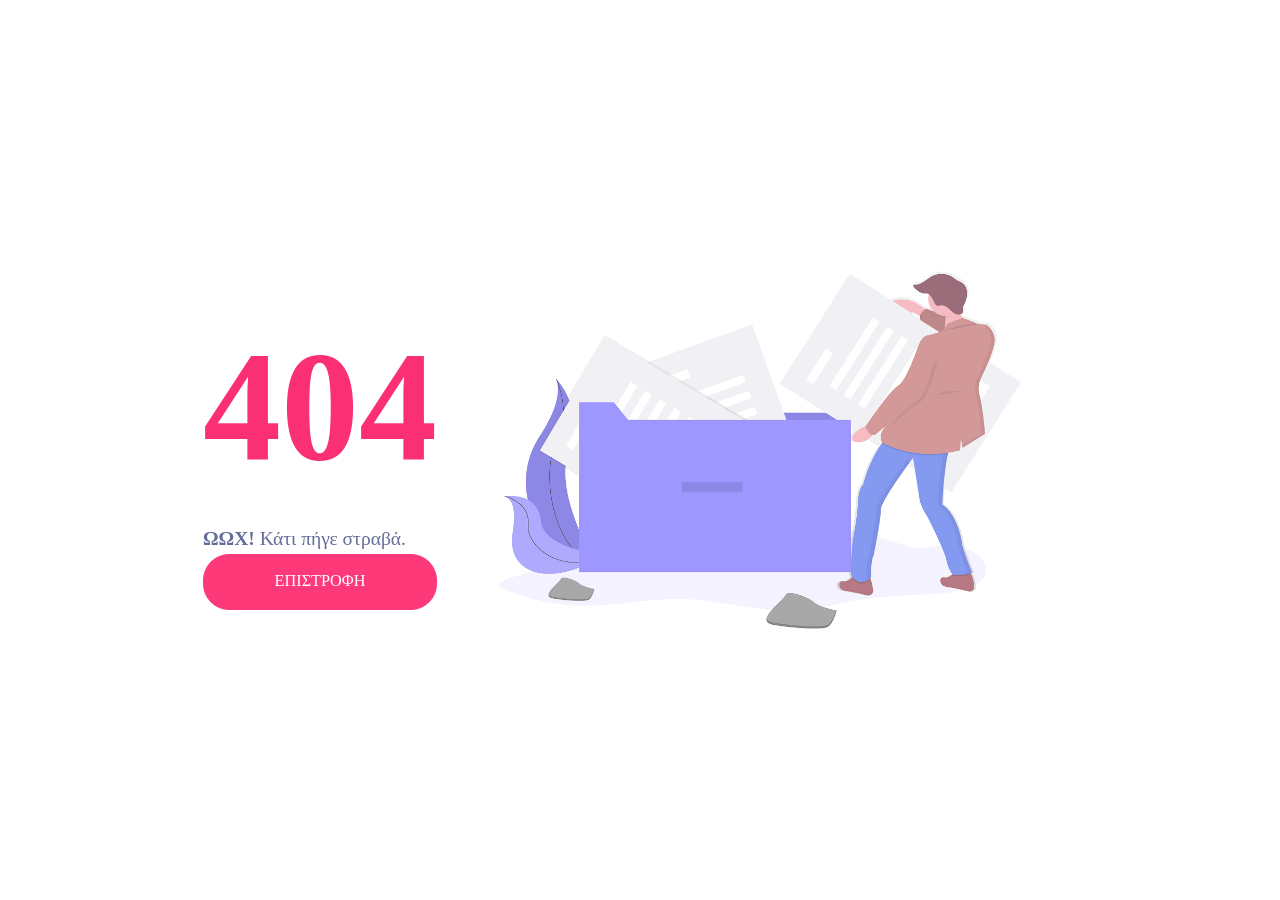
<file: custom/error/404-v1.html>
<!DOCTYPE html>

<!--
Theme: Keen - The Ultimate Bootstrap Admin Theme
Author: KeenThemes
Website: http://www.keenthemes.com/
Contact: support@keenthemes.com
Follow: www.twitter.com/keenthemes
Dribbble: www.dribbble.com/keenthemes
Like: www.facebook.com/keenthemes
License: You must have a valid license purchased only from https://themes.getbootstrap.com/product/keen-the-ultimate-bootstrap-admin-theme/ in order to legally use the theme for your project.
-->
<html lang="en">

	<!-- begin::Head -->
	<head>
		<base href="../../">
		<meta charset="utf-8" />
		<title>Keen | 404 - Page not Found - v1</title>
		<meta name="description" content="Page not found page examples">
		<meta name="viewport" content="width=device-width, initial-scale=1, shrink-to-fit=no">
		<meta http-equiv="X-UA-Compatible" content="IE=edge" />

		<!--begin::Fonts -->
		<link rel="stylesheet" href="https://fonts.googleapis.com/css?family=Poppins:300,400,500,600,700">

		<!--end::Fonts -->

		<!--begin::Page Custom Styles(used by this page) -->
		<link href="assets/css/pages/error/404-v1.css" rel="stylesheet" type="text/css" />
		


		<!--end::Page Custom Styles -->

		<!--begin::Global Theme Styles(used by all pages) -->
		<link href="assets/plugins/global/plugins.bundle.css" rel="stylesheet" type="text/css" />
		<link href="assets/css/style.bundle.css" rel="stylesheet" type="text/css" />

		<!--end::Global Theme Styles -->

		<!--begin::Layout Skins(used by all pages) -->
		<link href="assets/css/skins/header/base/light.css" rel="stylesheet" type="text/css" />
		<link href="assets/css/skins/header/menu/light.css" rel="stylesheet" type="text/css" />
		<link href="assets/css/skins/brand/navy.css" rel="stylesheet" type="text/css" />
		<link href="assets/css/skins/aside/navy.css" rel="stylesheet" type="text/css" />

		<!--end::Layout Skins -->
		<link rel="shortcut icon" href="assets/media/logos/favicon.ico" />
	</head>

	<!-- end::Head -->

	<!-- begin::Body -->
	<body class="kt-bg-light kt-quick-panel--right kt-demo-panel--right kt-offcanvas-panel--right kt-header--fixed kt-header-mobile--fixed kt-subheader--enabled kt-subheader--transparent kt-aside--enabled kt-aside--fixed kt-page--loading">

		<!-- begin:: Page -->
		<div class="kt-grid kt-grid--ver kt-grid--root">
			<div class="kt-error404-v1">
				<div class="kt-error404-v1__content">
					<div class="kt-error404-v1__title">404</div>
					<div class="kt-error404-v1__desc"><strong>ΩΩΧ!</strong> Κάτι πήγε στραβά.</div>
					<a href="index.html" class="btn btn-pill btn-danger btn-lg text-white ">ΕΠΙΣΤΡΟΦΗ</a>
				</div>
				<div class="kt-error404-v1__image">
					<img src="assets/media/misc/404-bg1.jpg" class="kt-error404-v1__image-content" alt="" title="" />
				</div>
			</div>
		</div>

		<!-- end:: Page -->

		<!-- begin::Global Config(global config for global JS sciprts) -->
		<script>
			var KTAppOptions = {
				"colors": {
					"state": {
						"brand": "#10ac84",
						"metal": "#c4c5d6",
						"light": "#ffffff",
						"accent": "#00c5dc",
						"primary": "#5867dd",
						"success": "#34bfa3",
						"info": "#36a3f7",
						"warning": "#ffb822",
						"danger": "#fd3995",
						"focus": "#9816f4"
					},
					"base": {
						"label": [
							"#c5cbe3",
							"#a1a8c3",
							"#3d4465",
							"#3e4466"
						],
						"shape": [
							"#f0f3ff",
							"#d9dffa",
							"#afb4d4",
							"#646c9a"
						]
					}
				}
			};
		</script>

		<!-- end::Global Config -->

		<!--begin::Global Theme Bundle(used by all pages) -->
		<script src="assets/plugins/global/plugins.bundle.js" type="text/javascript"></script>
		<script src="assets/js/scripts.bundle.js" type="text/javascript"></script>

		<!--end::Global Theme Bundle -->
	</body>

	<!-- end::Body -->
</html>
</file>
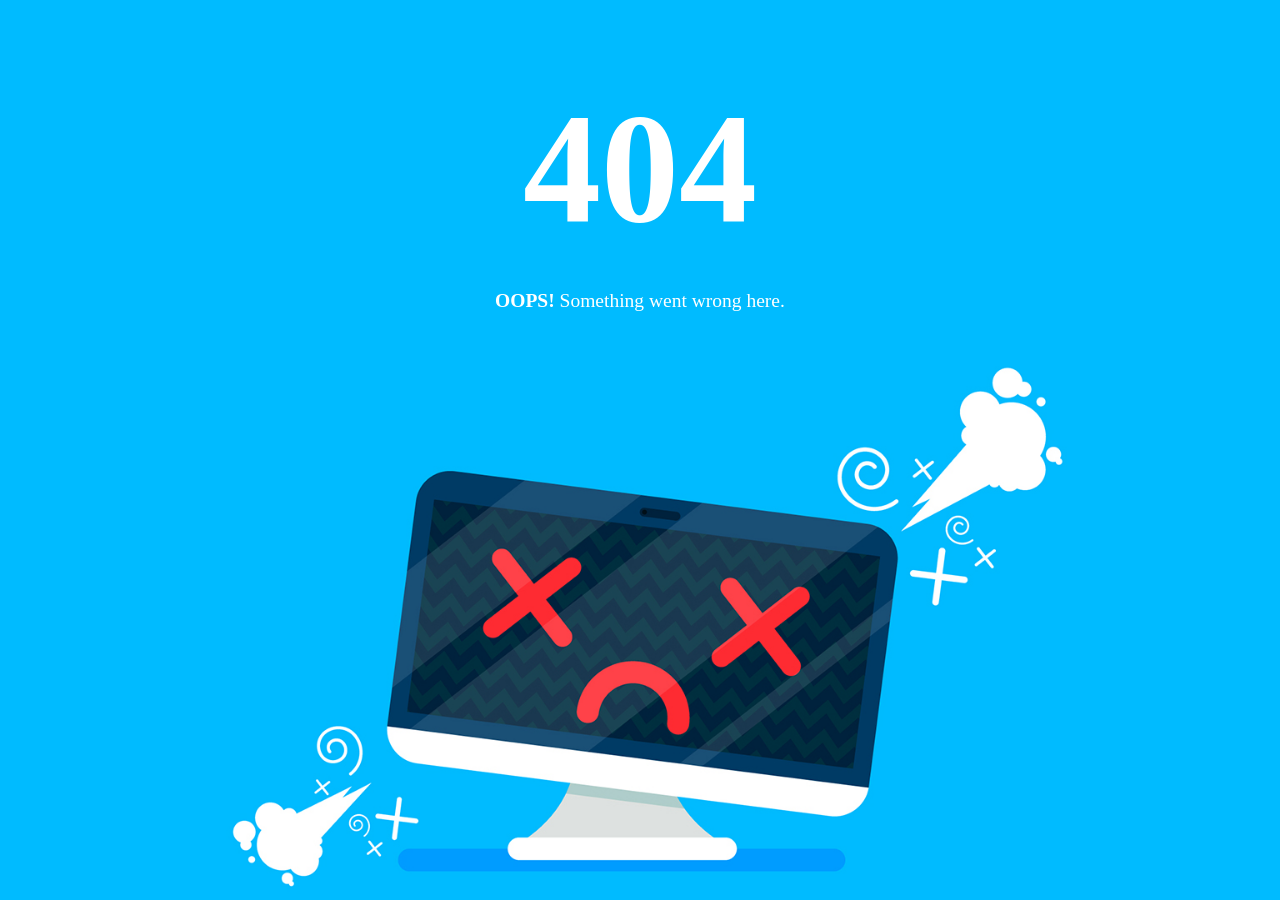
<file: custom/error/404-v2.html>
<!DOCTYPE html>

<!--
Theme: Keen - The Ultimate Bootstrap Admin Theme
Author: KeenThemes
Website: http://www.keenthemes.com/
Contact: support@keenthemes.com
Follow: www.twitter.com/keenthemes
Dribbble: www.dribbble.com/keenthemes
Like: www.facebook.com/keenthemes
License: You must have a valid license purchased only from https://themes.getbootstrap.com/product/keen-the-ultimate-bootstrap-admin-theme/ in order to legally use the theme for your project.
-->
<html lang="en">

	<!-- begin::Head -->
	<head>
		<base href="../../">
		<meta charset="utf-8" />
		<title>Keen | 404 - Page not Found - v2</title>
		<meta name="description" content="Page not found page examples">
		<meta name="viewport" content="width=device-width, initial-scale=1, shrink-to-fit=no">
		<meta http-equiv="X-UA-Compatible" content="IE=edge" />

		<!--begin::Fonts -->
		<link rel="stylesheet" href="https://fonts.googleapis.com/css?family=Poppins:300,400,500,600,700">

		<!--end::Fonts -->

		<!--begin::Page Custom Styles(used by this page) -->
		<link href="assets/css/pages/error/404-v2.css" rel="stylesheet" type="text/css" />

		<!--end::Page Custom Styles -->

		<!--begin::Global Theme Styles(used by all pages) -->
		<link href="assets/plugins/global/plugins.bundle.css" rel="stylesheet" type="text/css" />
		<link href="assets/css/style.bundle.css" rel="stylesheet" type="text/css" />

		<!--end::Global Theme Styles -->

		<!--begin::Layout Skins(used by all pages) -->
		<link href="assets/css/skins/header/base/light.css" rel="stylesheet" type="text/css" />
		<link href="assets/css/skins/header/menu/light.css" rel="stylesheet" type="text/css" />
		<link href="assets/css/skins/brand/navy.css" rel="stylesheet" type="text/css" />
		<link href="assets/css/skins/aside/navy.css" rel="stylesheet" type="text/css" />

		<!--end::Layout Skins -->
		<link rel="shortcut icon" href="assets/media/logos/favicon.ico" />
	</head>

	<!-- end::Head -->

	<!-- begin::Body -->
	<body class="kt-bg-error404-v2 kt-error404-v2--enabled kt-quick-panel--right kt-demo-panel--right kt-offcanvas-panel--right kt-header--fixed kt-header-mobile--fixed kt-subheader--enabled kt-subheader--transparent kt-aside--enabled kt-aside--fixed kt-page--loading">

		<!-- begin:: Page -->
		<div class="kt-grid kt-grid--ver kt-grid--root">
			<div class="kt-error404-v2">
				<div class="kt-error404-v2__content">
					<div class="kt-error404-v2__title">404</div>
					<div class="kt-error404-v2__desc"><strong>OOPS!</strong> Something went wrong here.</div>
				</div>
			</div>
		</div>

		<!-- end:: Page -->

		<!-- begin::Global Config(global config for global JS sciprts) -->
		<script>
			var KTAppOptions = {
				"colors": {
					"state": {
						"brand": "#10ac84",
						"metal": "#c4c5d6",
						"light": "#ffffff",
						"accent": "#00c5dc",
						"primary": "#5867dd",
						"success": "#34bfa3",
						"info": "#36a3f7",
						"warning": "#ffb822",
						"danger": "#fd3995",
						"focus": "#9816f4"
					},
					"base": {
						"label": [
							"#c5cbe3",
							"#a1a8c3",
							"#3d4465",
							"#3e4466"
						],
						"shape": [
							"#f0f3ff",
							"#d9dffa",
							"#afb4d4",
							"#646c9a"
						]
					}
				}
			};
		</script>

		<!-- end::Global Config -->

		<!--begin::Global Theme Bundle(used by all pages) -->
		<script src="assets/plugins/global/plugins.bundle.js" type="text/javascript"></script>
		<script src="assets/js/scripts.bundle.js" type="text/javascript"></script>

		<!--end::Global Theme Bundle -->
	</body>

	<!-- end::Body -->
</html>
</file>
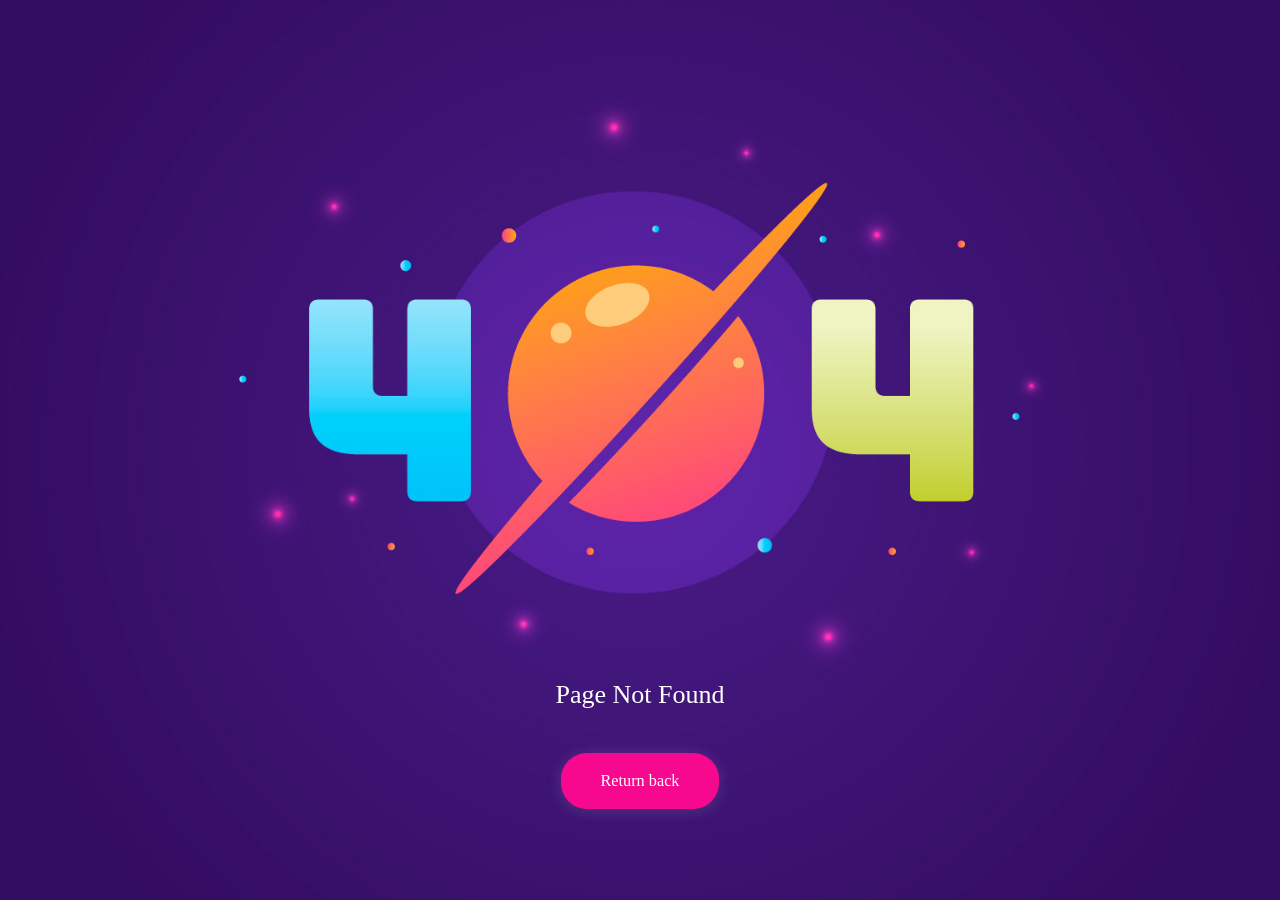
<file: custom/error/404-v3.html>
<!DOCTYPE html>

<!--
Theme: Keen - The Ultimate Bootstrap Admin Theme
Author: KeenThemes
Website: http://www.keenthemes.com/
Contact: support@keenthemes.com
Follow: www.twitter.com/keenthemes
Dribbble: www.dribbble.com/keenthemes
Like: www.facebook.com/keenthemes
License: You must have a valid license purchased only from https://themes.getbootstrap.com/product/keen-the-ultimate-bootstrap-admin-theme/ in order to legally use the theme for your project.
-->
<html lang="en">

	<!-- begin::Head -->
	<head>
		<base href="../../">
		<meta charset="utf-8" />
		<title>Keen | 404 - Page not Found - v3</title>
		<meta name="description" content="Page not found page examples">
		<meta name="viewport" content="width=device-width, initial-scale=1, shrink-to-fit=no">
		<meta http-equiv="X-UA-Compatible" content="IE=edge" />

		<!--begin::Fonts -->
		<link rel="stylesheet" href="https://fonts.googleapis.com/css?family=Poppins:300,400,500,600,700">

		<!--end::Fonts -->

		<!--begin::Page Custom Styles(used by this page) -->
		<link href="assets/css/pages/error/404-v3.css" rel="stylesheet" type="text/css" />

		<!--end::Page Custom Styles -->

		<!--begin::Global Theme Styles(used by all pages) -->
		<link href="assets/plugins/global/plugins.bundle.css" rel="stylesheet" type="text/css" />
		<link href="assets/css/style.bundle.css" rel="stylesheet" type="text/css" />

		<!--end::Global Theme Styles -->

		<!--begin::Layout Skins(used by all pages) -->
		<link href="assets/css/skins/header/base/light.css" rel="stylesheet" type="text/css" />
		<link href="assets/css/skins/header/menu/light.css" rel="stylesheet" type="text/css" />
		<link href="assets/css/skins/brand/navy.css" rel="stylesheet" type="text/css" />
		<link href="assets/css/skins/aside/navy.css" rel="stylesheet" type="text/css" />

		<!--end::Layout Skins -->
		<link rel="shortcut icon" href="assets/media/logos/favicon.ico" />
	</head>

	<!-- end::Head -->

	<!-- begin::Body -->
	<body class="kt-bg-error404-v3 kt-error404-v3--enabled kt-quick-panel--right kt-demo-panel--right kt-offcanvas-panel--right kt-header--fixed kt-header-mobile--fixed kt-subheader--enabled kt-subheader--transparent kt-aside--enabled kt-aside--fixed kt-page--loading">

		<!-- begin:: Page -->
		<div class="kt-grid kt-grid--ver kt-grid--root">
			<div class="kt-error404-v3">
				<div class="kt-error404-v3__content">
					<div class="kt-error404-v3__title">Page Not Found</div>
					<a class="kt-error404-v3__button btn btn-pill btn-glow btn-lg btn-widest">Return back</a>
				</div>
			</div>
		</div>

		<!-- end:: Page -->

		<!-- begin::Global Config(global config for global JS sciprts) -->
		<script>
			var KTAppOptions = {
				"colors": {
					"state": {
						"brand": "#10ac84",
						"metal": "#c4c5d6",
						"light": "#ffffff",
						"accent": "#00c5dc",
						"primary": "#5867dd",
						"success": "#34bfa3",
						"info": "#36a3f7",
						"warning": "#ffb822",
						"danger": "#fd3995",
						"focus": "#9816f4"
					},
					"base": {
						"label": [
							"#c5cbe3",
							"#a1a8c3",
							"#3d4465",
							"#3e4466"
						],
						"shape": [
							"#f0f3ff",
							"#d9dffa",
							"#afb4d4",
							"#646c9a"
						]
					}
				}
			};
		</script>

		<!-- end::Global Config -->

		<!--begin::Global Theme Bundle(used by all pages) -->
		<script src="assets/plugins/global/plugins.bundle.js" type="text/javascript"></script>
		<script src="assets/js/scripts.bundle.js" type="text/javascript"></script>

		<!--end::Global Theme Bundle -->
	</body>

	<!-- end::Body -->
</html>
</file>
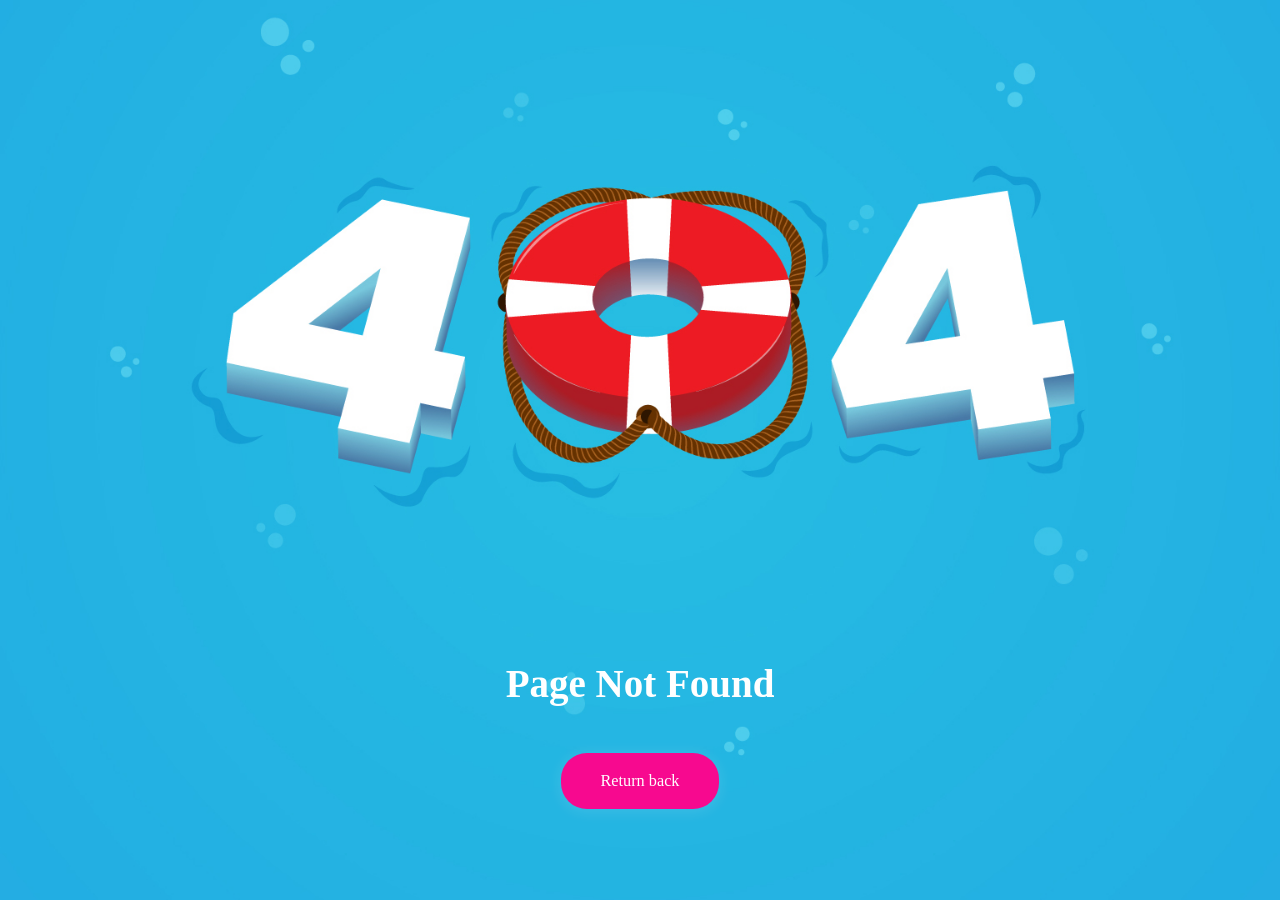
<file: custom/error/404-v4.html>
<!DOCTYPE html>

<!--
Theme: Keen - The Ultimate Bootstrap Admin Theme
Author: KeenThemes
Website: http://www.keenthemes.com/
Contact: support@keenthemes.com
Follow: www.twitter.com/keenthemes
Dribbble: www.dribbble.com/keenthemes
Like: www.facebook.com/keenthemes
License: You must have a valid license purchased only from https://themes.getbootstrap.com/product/keen-the-ultimate-bootstrap-admin-theme/ in order to legally use the theme for your project.
-->
<html lang="en">

	<!-- begin::Head -->
	<head>
		<base href="../../">
		<meta charset="utf-8" />
		<title>Keen | 404 - Page not Found - v4</title>
		<meta name="description" content="Page not found page examples">
		<meta name="viewport" content="width=device-width, initial-scale=1, shrink-to-fit=no">
		<meta http-equiv="X-UA-Compatible" content="IE=edge" />

		<!--begin::Fonts -->
		<link rel="stylesheet" href="https://fonts.googleapis.com/css?family=Poppins:300,400,500,600,700">

		<!--end::Fonts -->

		<!--begin::Page Custom Styles(used by this page) -->
		<link href="assets/css/pages/error/404-v4.css" rel="stylesheet" type="text/css" />

		<!--end::Page Custom Styles -->

		<!--begin::Global Theme Styles(used by all pages) -->
		<link href="assets/plugins/global/plugins.bundle.css" rel="stylesheet" type="text/css" />
		<link href="assets/css/style.bundle.css" rel="stylesheet" type="text/css" />

		<!--end::Global Theme Styles -->

		<!--begin::Layout Skins(used by all pages) -->
		<link href="assets/css/skins/header/base/light.css" rel="stylesheet" type="text/css" />
		<link href="assets/css/skins/header/menu/light.css" rel="stylesheet" type="text/css" />
		<link href="assets/css/skins/brand/navy.css" rel="stylesheet" type="text/css" />
		<link href="assets/css/skins/aside/navy.css" rel="stylesheet" type="text/css" />

		<!--end::Layout Skins -->
		<link rel="shortcut icon" href="assets/media/logos/favicon.ico" />
	</head>

	<!-- end::Head -->

	<!-- begin::Body -->
	<body class="kt-bg-error404-v4 kt-error404-v4--enabled kt-quick-panel--right kt-demo-panel--right kt-offcanvas-panel--right kt-header--fixed kt-header-mobile--fixed kt-subheader--enabled kt-subheader--transparent kt-aside--enabled kt-aside--fixed kt-page--loading">

		<!-- begin:: Page -->
		<div class="kt-grid kt-grid--ver kt-grid--root">
			<div class="kt-error404-v4">
				<div class="kt-error404-v4__content">
					<div class="kt-error404-v4__title">Page Not Found</div>
					<a class="kt-error404-v4__button btn btn-pill btn-glow btn-lg btn-widest">Return back</a>
				</div>
			</div>
		</div>

		<!-- end:: Page -->

		<!-- begin::Global Config(global config for global JS sciprts) -->
		<script>
			var KTAppOptions = {
				"colors": {
					"state": {
						"brand": "#10ac84",
						"metal": "#c4c5d6",
						"light": "#ffffff",
						"accent": "#00c5dc",
						"primary": "#5867dd",
						"success": "#34bfa3",
						"info": "#36a3f7",
						"warning": "#ffb822",
						"danger": "#fd3995",
						"focus": "#9816f4"
					},
					"base": {
						"label": [
							"#c5cbe3",
							"#a1a8c3",
							"#3d4465",
							"#3e4466"
						],
						"shape": [
							"#f0f3ff",
							"#d9dffa",
							"#afb4d4",
							"#646c9a"
						]
					}
				}
			};
		</script>

		<!-- end::Global Config -->

		<!--begin::Global Theme Bundle(used by all pages) -->
		<script src="assets/plugins/global/plugins.bundle.js" type="text/javascript"></script>
		<script src="assets/js/scripts.bundle.js" type="text/javascript"></script>

		<!--end::Global Theme Bundle -->
	</body>

	<!-- end::Body -->
</html>
</file>
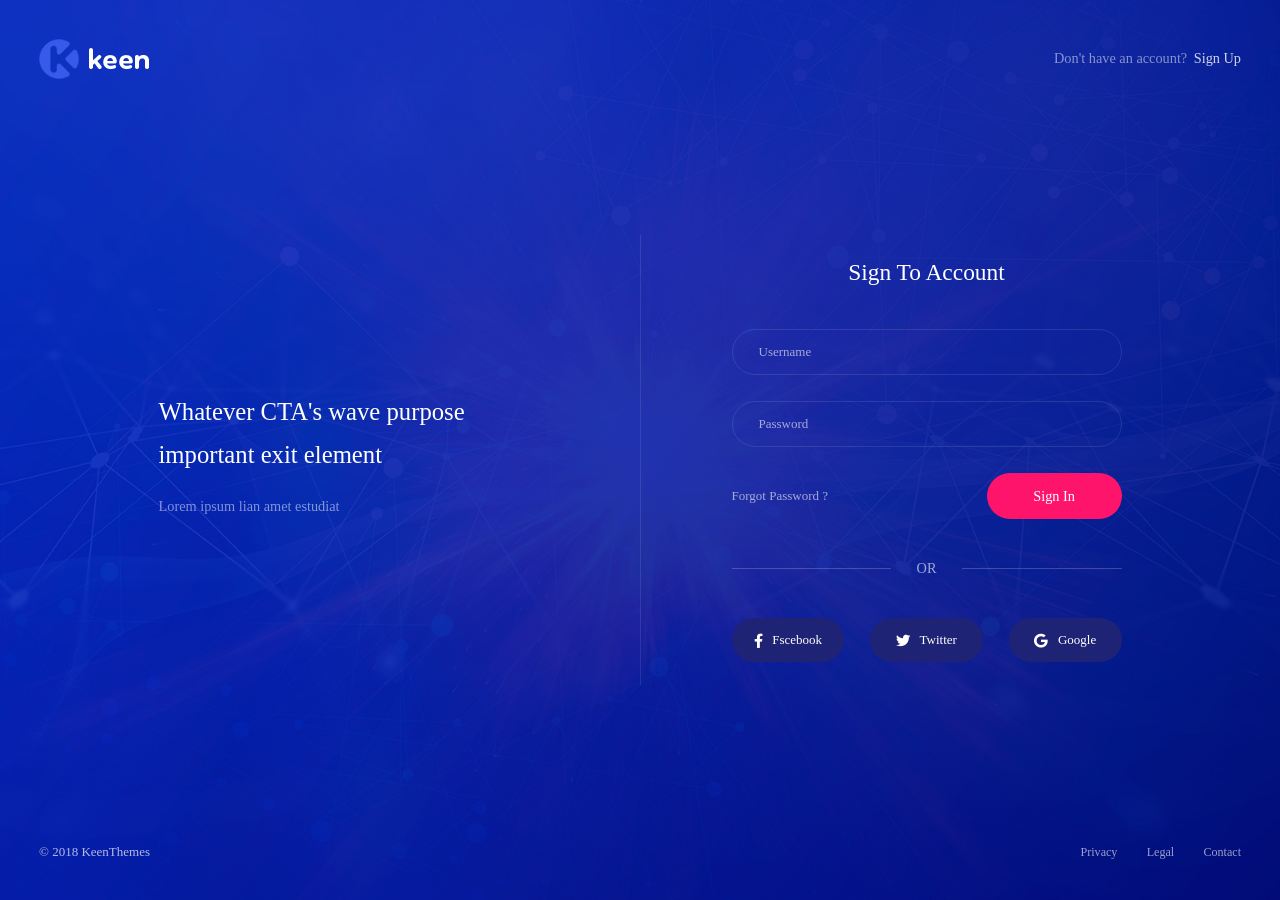
<file: custom/login/login-v1.html>
<!DOCTYPE html>

<!--
Theme: Keen - The Ultimate Bootstrap Admin Theme
Author: KeenThemes
Website: http://www.keenthemes.com/
Contact: support@keenthemes.com
Follow: www.twitter.com/keenthemes
Dribbble: www.dribbble.com/keenthemes
Like: www.facebook.com/keenthemes
License: You must have a valid license purchased only from https://themes.getbootstrap.com/product/keen-the-ultimate-bootstrap-admin-theme/ in order to legally use the theme for your project.
-->
<html lang="en">

	<!-- begin::Head -->
	<head>
		<base href="../../">
		<meta charset="utf-8" />
		<title>Keen | Login - v1</title>
		<meta name="description" content="User login example">
		<meta name="viewport" content="width=device-width, initial-scale=1, shrink-to-fit=no">
		<meta http-equiv="X-UA-Compatible" content="IE=edge" />

		<!--begin::Fonts -->
		<link rel="stylesheet" href="https://fonts.googleapis.com/css?family=Poppins:300,400,500,600,700">

		<!--end::Fonts -->

		<!--begin::Page Custom Styles(used by this page) -->
		<link href="assets/css/pages/login/login-v1.css" rel="stylesheet" type="text/css" />

		<!--end::Page Custom Styles -->

		<!--begin::Global Theme Styles(used by all pages) -->
		<link href="assets/plugins/global/plugins.bundle.css" rel="stylesheet" type="text/css" />
		<link href="assets/css/style.bundle.css" rel="stylesheet" type="text/css" />

		<!--end::Global Theme Styles -->

		<!--begin::Layout Skins(used by all pages) -->
		<link href="assets/css/skins/header/base/light.css" rel="stylesheet" type="text/css" />
		<link href="assets/css/skins/header/menu/light.css" rel="stylesheet" type="text/css" />
		<link href="assets/css/skins/brand/navy.css" rel="stylesheet" type="text/css" />
		<link href="assets/css/skins/aside/navy.css" rel="stylesheet" type="text/css" />

		<!--end::Layout Skins -->
		<link rel="shortcut icon" href="assets/media/logos/favicon.ico" />
	</head>

	<!-- end::Head -->

	<!-- begin::Body -->
	<body style="background-image: url(assets/media/misc/bg_1.jpg)" class="kt-login-v1--enabled kt-quick-panel--right kt-demo-panel--right kt-offcanvas-panel--right kt-header--fixed kt-header-mobile--fixed kt-subheader--enabled kt-subheader--transparent kt-aside--enabled kt-aside--fixed kt-page--loading">

		<!-- begin:: Page -->
		<div class="kt-grid kt-grid--ver kt-grid--root">
			<div class="kt-grid__item  kt-grid__item--fluid kt-grid kt-grid--hor kt-login-v1" id="kt_login_v1">

				<!--begin::Item-->
				<div class="kt-grid__item">

					<!--begin::Heade-->
					<div class="kt-login-v1__head">
						<div class="kt-login-v1__logo">
							<a href="#">
								<img src="assets/media/logos/logo-4.png" alt="" />
							</a>
						</div>
						<div class="kt-login-v1__signup">
							<h4 class="kt-login-v1__heading">Don't have an account?</h4>
							<a href="#">Sign Up</a>
						</div>
					</div>

					<!--begin::Head-->
				</div>

				<!--end::Item-->

				<!--begin::Item-->
				<div class="kt-grid__item  kt-grid kt-grid--ver  kt-grid__item--fluid">

					<!--begin::Body-->
					<div class="kt-login-v1__body">

						<!--begin::Section-->
						<div class="kt-login-v1__section">
							<div class="kt-login-v1__info">
								<h3 class="kt-login-v1__intro">Whatever CTA's wave purpose important exit element</h3>
								<p>Lorem ipsum lian amet estudiat</p>
							</div>
						</div>

						<!--begin::Section-->

						<!--begin::Separator-->
						<div class="kt-login-v1__seaprator"></div>

						<!--end::Separator-->

						<!--begin::Wrapper-->
						<div class="kt-login-v1__wrapper">
							<div class="kt-login-v1__container">
								<h3 class="kt-login-v1__title">
									Sign To Account
								</h3>

								<!--begin::Form-->
								<form class="kt-login-v1__form kt-form" action="" autocomplete="off" id="kt_login_form">
									<div class="form-group">
										<input class="form-control" type="text" placeholder="Username" name="username" autocomplete="off">
									</div>
									<div class="form-group">
										<input class="form-control" type="password" placeholder="Password" name="password" autocomplete="off">
									</div>
									<div class="kt-login-v1__actions">
										<a href="#" class="kt-login-v1__forgot">
											Forgot Password ?
										</a>
										<button type="submit" class="btn btn-pill btn-elevate" id="kt_login_submit">Sign In</button>
									</div>
								</form>

								<!--end::Form-->

								<!--begin::Divider-->
								<div class="kt-login-v1__divider">
									<div class="kt-divider">
										<span></span>
										<span>OR</span>
										<span></span>
									</div>
								</div>
								

								<!--end::Divider-->

								<!--begin::Options-->
								<div class="kt-login-v1__options">
									<a href="#" class="btn">
										<i class="fab fa-facebook-f"></i>
										Fscebook
									</a>
									<a href="#" class="btn">
										<i class="fab fa-twitter"></i>
										Twitter
									</a>
									<a href="#" class="btn">
										<i class="fab fa-google"></i>
										Google
									</a>
								</div>

								<!--end::Options-->
							</div>
						</div>

						<!--end::Wrapper-->
					</div>

					<!--begin::Body-->
				</div>

				<!--end::Item-->

				<!--begin::Item-->
				<div class="kt-grid__item">
					<div class="kt-login-v1__footer">
						<div class="kt-login-v1__menu">
							<a href="#">Privacy</a>
							<a href="#">Legal</a>
							<a href="#">Contact</a>
						</div>
						<div class="kt-login-v1__copyright">
							<a href="#">&copy; 2018 KeenThemes</a>
						</div>
					</div>
				</div>

				<!--end::Item-->
			</div>
		</div>

		<!-- end:: Page -->

		<!-- begin::Global Config(global config for global JS sciprts) -->
		<script>
			var KTAppOptions = {
				"colors": {
					"state": {
						"brand": "#10ac84",
						"metal": "#c4c5d6",
						"light": "#ffffff",
						"accent": "#00c5dc",
						"primary": "#5867dd",
						"success": "#34bfa3",
						"info": "#36a3f7",
						"warning": "#ffb822",
						"danger": "#fd3995",
						"focus": "#9816f4"
					},
					"base": {
						"label": [
							"#c5cbe3",
							"#a1a8c3",
							"#3d4465",
							"#3e4466"
						],
						"shape": [
							"#f0f3ff",
							"#d9dffa",
							"#afb4d4",
							"#646c9a"
						]
					}
				}
			};
		</script>

		<!-- end::Global Config -->

		<!--begin::Global Theme Bundle(used by all pages) -->
		<script src="assets/plugins/global/plugins.bundle.js" type="text/javascript"></script>
		<script src="assets/js/scripts.bundle.js" type="text/javascript"></script>

		<!--end::Global Theme Bundle -->

		<!--begin::Page Scripts(used by this page) -->
		<script src="assets/js/pages/custom/user/login.js" type="text/javascript"></script>

		<!--end::Page Scripts -->
	</body>

	<!-- end::Body -->
</html>
</file>
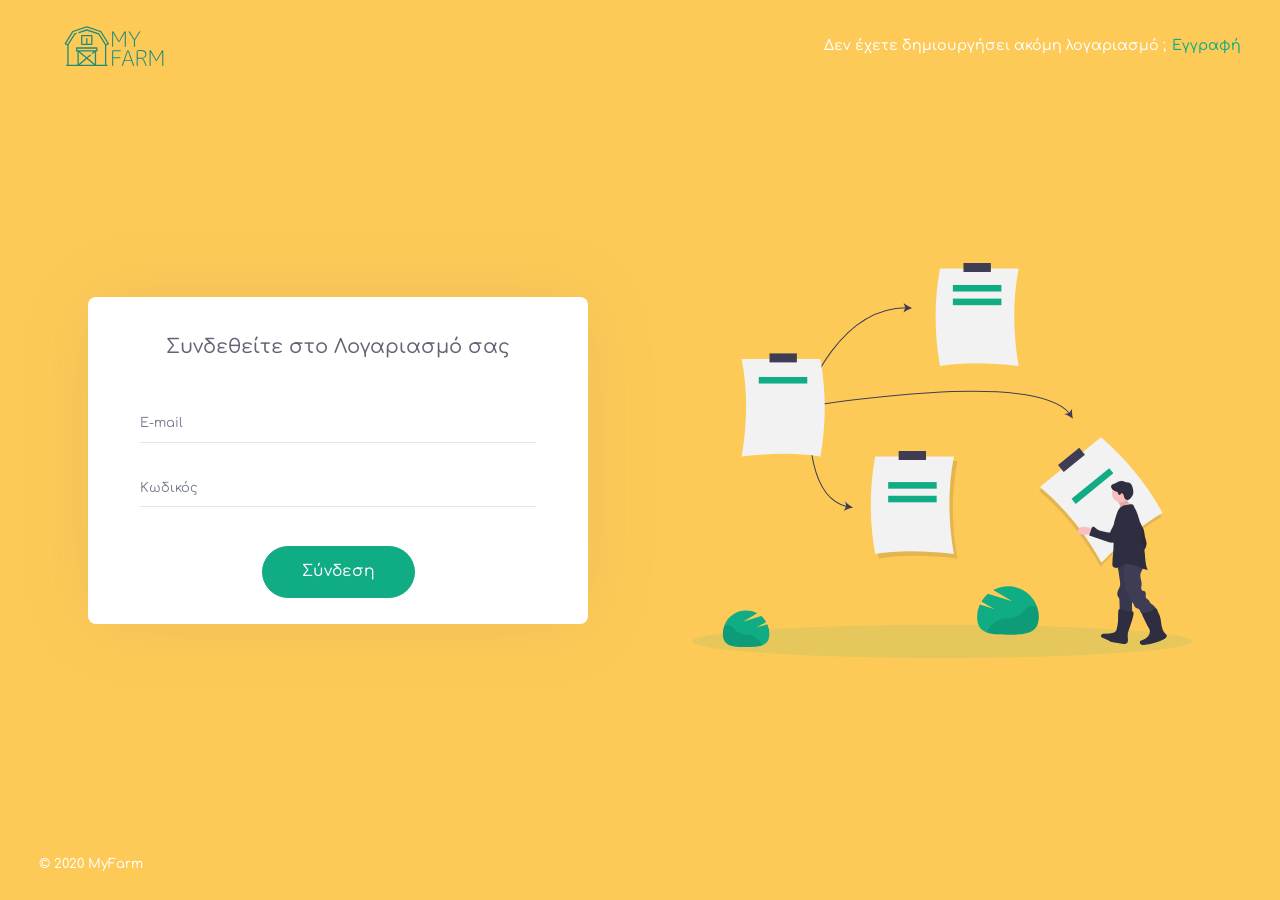
<file: custom/login/login-v2.html>
<!DOCTYPE html>

<!--
Theme: Keen - The Ultimate Bootstrap Admin Theme
Author: KeenThemes
Website: http://www.keenthemes.com/
Contact: support@keenthemes.com
Follow: www.twitter.com/keenthemes
Dribbble: www.dribbble.com/keenthemes
Like: www.facebook.com/keenthemes
License: You must have a valid license purchased only from https://themes.getbootstrap.com/product/keen-the-ultimate-bootstrap-admin-theme/ in order to legally use the theme for your project.
-->
<html lang="en">

	<!-- begin::Head -->
	<head>
		<base href="../../">
		<meta charset="utf-8" />
		<title>MyFarm | Σύνδεση</title>
		<meta name="description" content="User login example">
		<meta name="viewport" content="width=device-width, initial-scale=1, shrink-to-fit=no">
		<meta http-equiv="X-UA-Compatible" content="IE=edge" />

		<!--begin::Fonts -->
		<link rel="stylesheet" href="https://fonts.googleapis.com/css?family=Poppins:300,400,500,600,700">
		<link href="https://fonts.googleapis.com/css2?family=Comfortaa:wght@300;400;500;600;700&display=swap" rel="stylesheet">


		<!--end::Fonts -->

		<!--begin::Page Custom Styles(used by this page) -->
		<link href="assets/css/pages/login/login-v2.css" rel="stylesheet" type="text/css" />

		<!--end::Page Custom Styles -->

		<!--begin::Global Theme Styles(used by all pages) -->
		<link href="assets/plugins/global/plugins.bundle.css" rel="stylesheet" type="text/css" />
		<link href="assets/css/style.bundle.css" rel="stylesheet" type="text/css" />

		<!--end::Global Theme Styles -->

		<!--begin::Layout Skins(used by all pages) -->
		<link href="assets/css/skins/header/base/light.css" rel="stylesheet" type="text/css" />
		<link href="assets/css/skins/header/menu/light.css" rel="stylesheet" type="text/css" />
		<link href="assets/css/skins/brand/navy.css" rel="stylesheet" type="text/css" />
		<link href="assets/css/skins/aside/navy.css" rel="stylesheet" type="text/css" />

		<!--end::Layout Skins -->
		<link rel="shortcut icon" href="assets/media/logos/favicon.png" />
	</head>

	<!-- end::Head -->

	<!-- begin::Body -->
	<body class="kt-login-v2--enabled kt-quick-panel--right kt-demo-panel--right kt-offcanvas-panel--right kt-header--fixed kt-header-mobile--fixed kt-subheader--enabled kt-subheader--transparent kt-aside--enabled kt-aside--fixed kt-page--loading">

		<!-- begin:: Page -->
		<div class="kt-grid kt-grid--ver kt-grid--root">
			<div class="kt-grid__item   kt-grid__item--fluid kt-grid  kt-grid kt-grid--hor kt-login-v2" id="kt_login_v2">

				<!--begin::Item-->
				<div class="kt-grid__item  kt-grid--hor">

					<!--begin::Heade-->
					<div class="kt-login-v2__head">
						<div class="kt-login-v2__logo">
							<a href="index.html">
								<img src="assets/media/logos/logo_color2.svg" class="logo_login_signin" alt="" />
							</a>
						</div>
						<div class="kt-login-v2__signup">
							<span class="text-white ">Δεν έχετε δημιουργήσει ακόμη λογαριασμό ;</span>
							<a href="custom/login/sign-up.html" class="kt-link kt-font-brand">Εγγραφή</a>
						</div>
					</div>
					<!--begin::Head-->
				</div>

				<!--end::Item-->

				<!--begin::Item-->
				<div class="kt-grid__item  kt-grid  kt-grid--ver  kt-grid__item--fluid">

					<!--begin::Body-->
					<div class="kt-login-v2__body">

						<!--begin::Wrapper-->
						<div class="kt-login-v2__wrapper">
							<div class="kt-login-v2__container bg-white">
								<div class="kt-login-v2__title">
									<!-- <h3>Sign to Account</h3> -->
									<h3>Συνδεθείτε στο Λογαριασμό σας</h3>
								</div>

								<!--begin::Form-->
								<form class="kt-login-v2__form kt-form" action="" autocomplete="off" id="kt_login_form">
									<div id="status"></div>
									<div class="form-group">
										<input class="form-control" type="text" placeholder="E-mail" name="email" autocomplete="off">
									</div>
									<div class="form-group">
										<input class="form-control" type="password" placeholder="Κωδικός" name="password" autocomplete="off">
									</div>

									<!--begin::Action-->
									<div class="kt-login-v2__actions justify-content-center">
										
										<button type="submit" class="btn btn-brand  btn-pill" id="kt_login_submit">Σύνδεση</button>
									</div>

									<!--end::Action-->
								</form>

								<!--end::Form-->

							</div>
						</div>

						<!--end::Wrapper-->

						<!--begin::Image-->
						<div class="kt-login-v2__image">
							<img src="assets/media/misc/bg_icon.svg" alt="">
						</div>

						<!--begin::Image-->
					</div>

					<!--begin::Body-->
				</div>

				<!--end::Item-->

				<!--begin::Item-->
				<div class="kt-grid__item">
					<div class="kt-login-v2__footer">
						<!-- <div class="kt-login-v2__link">
							<a href="#" class="kt-link kt-font-brand">Privacy</a>
							<a href="#" class="kt-link kt-font-brand">Legal</a>
							<a href="#" class="kt-link kt-font-brand">Contact</a>
						</div> -->
						<div class="kt-login-v2__info">
							<a href="#" class="text-white">&copy; 2020 MyFarm</a>
						</div>
					</div>
				</div>
				<!--end::Item-->
			</div>
		</div>

		<!-- end:: Page -->

		<!-- begin::Global Config(global config for global JS sciprts) -->
		<script>
			var KTAppOptions = {
				"colors": {
					"state": {
						"brand": "#10ac84",
						"metal": "#c4c5d6",
						"light": "#ffffff",
						"accent": "#00c5dc",
						"primary": "#5867dd",
						"success": "#34bfa3",
						"info": "#36a3f7",
						"warning": "#ffb822",
						"danger": "#fd3995",
						"focus": "#9816f4"
					},
					"base": {
						"label": [
							"#c5cbe3",
							"#a1a8c3",
							"#3d4465",
							"#3e4466"
						],
						"shape": [
							"#f0f3ff",
							"#d9dffa",
							"#afb4d4",
							"#646c9a"
						]
					}
				}
			};
		</script>

		<!-- end::Global Config -->

		<!--begin::Global Theme Bundle(used by all pages) -->
		<script src="assets/plugins/global/plugins.bundle.js" type="text/javascript"></script>
		<script src="assets/js/scripts.bundle.js" type="text/javascript"></script>

		<!--end::Global Theme Bundle -->

		<!--begin::Page Scripts(used by this page) -->
		<script src="assets/js/pages/custom/user/login.js" type="text/javascript"></script>

		<!--end::Page Scripts -->
	</body>

	<!-- end::Body -->
</html>
</file>
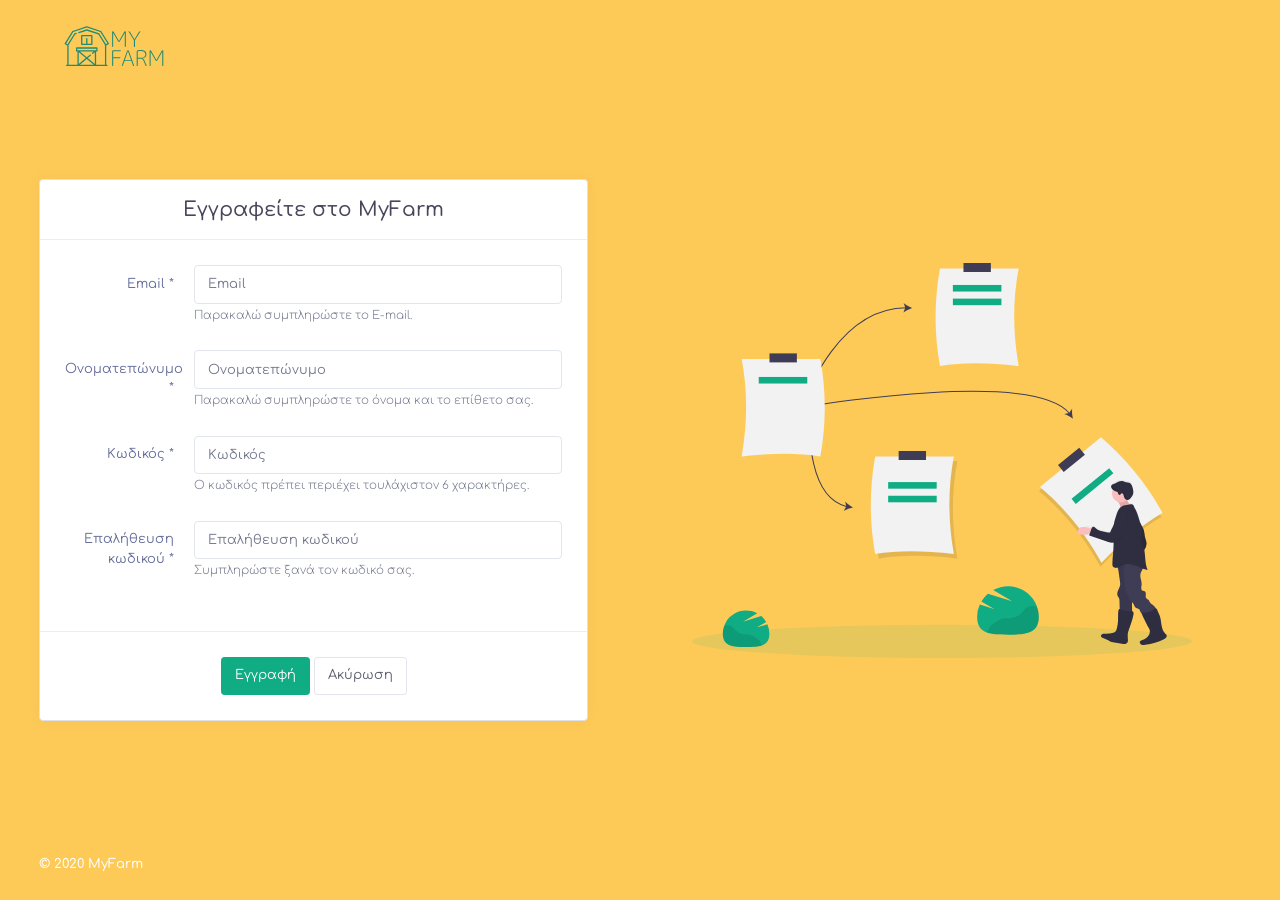
<file: custom/login/sign-up.html>
<!DOCTYPE html>

<!--
Theme: Keen - The Ultimate Bootstrap Admin Theme
Author: KeenThemes
Website: http://www.keenthemes.com/
Contact: support@keenthemes.com
Follow: www.twitter.com/keenthemes
Dribbble: www.dribbble.com/keenthemes
Like: www.facebook.com/keenthemes
License: You must have a valid license purchased only from https://themes.getbootstrap.com/product/keen-the-ultimate-bootstrap-admin-theme/ in order to legally use the theme for your project.
-->
<html lang="en">

	<!-- begin::Head -->
	<head>
		<base href="../../">
		<meta charset="utf-8" />
		<title>MyFarm | Εγγραφή</title>
		<meta name="description" content="User login example">
		<meta name="viewport" content="width=device-width, initial-scale=1, shrink-to-fit=no">
		<meta http-equiv="X-UA-Compatible" content="IE=edge" />

		<!--begin::Fonts -->
		<link rel="stylesheet" href="https://fonts.googleapis.com/css?family=Poppins:300,400,500,600,700">
		<link href="https://fonts.googleapis.com/css2?family=Comfortaa:wght@300;400;500;600;700&display=swap" rel="stylesheet">

		<!--end::Fonts -->

		<!--begin::Page Custom Styles(used by this page) -->
		<link href="assets/css/pages/login/login-v2.css" rel="stylesheet" type="text/css" />

		<!--end::Page Custom Styles -->

		<!--begin::Global Theme Styles(used by all pages) -->
		<link href="assets/plugins/global/plugins.bundle.css" rel="stylesheet" type="text/css" />
		<link href="assets/css/style.bundle.css" rel="stylesheet" type="text/css" />

		<!--end::Global Theme Styles -->

		<!--begin::Layout Skins(used by all pages) -->
		<link href="assets/css/skins/header/base/light.css" rel="stylesheet" type="text/css" />
		<link href="assets/css/skins/header/menu/light.css" rel="stylesheet" type="text/css" />
		<link href="assets/css/skins/brand/navy.css" rel="stylesheet" type="text/css" />
		<link href="assets/css/skins/aside/navy.css" rel="stylesheet" type="text/css" />

		<!--end::Layout Skins -->
		<link rel="shortcut icon" href="assets/media/logos/favicon.png" />
	</head>

	<!-- end::Head -->

	<!-- begin::Body -->
	<body class="kt-login-v2--enabled kt-quick-panel--right kt-demo-panel--right kt-offcanvas-panel--right kt-header--fixed kt-header-mobile--fixed kt-subheader--enabled kt-subheader--transparent kt-aside--enabled kt-aside--fixed kt-page--loading">

		<!-- begin:: Page -->
		<div class="kt-grid kt-grid--ver kt-grid--root">
			<div class="kt-grid__item   kt-grid__item--fluid kt-grid  kt-grid kt-grid--hor kt-login-v2" id="kt_login_v2">

				<!--begin::Item-->
				<div class="kt-grid__item  kt-grid--hor">

					<!--begin::Heade-->
					<div class="kt-login-v2__head">
						<div class="kt-login-v2__logo">
							<a href="index.html">
								<img src="assets/media/logos/logo_color2.svg" class="logo_login_signin" alt="" />
							</a>
						</div>
					</div>

					<!--begin::Head-->
				</div>

				<!--end::Item-->

				<!--begin::Item-->
				<div class="kt-grid__item  kt-grid  kt-grid--ver  kt-grid__item--fluid">

					<!--begin::Body-->
					<div class="kt-login-v2__body">

						<!--begin::Wrapper-->
						<div class="kt-login-v2__wrapper">
							<div class="kt-portlet border mx-width-650" >
                                <div class="kt-portlet__head justify-content-center">
                                    <div class="kt-portlet__head-label">
                                        <h3 class="kt-portlet__head-title fnt-20">Εγγραφείτε στο MyFarm</h3>
                                    </div>
                                </div>

								<!--begin::Form-->
                                <form class="kt-form kt-form--label-right" id="signup_form" novalidate="novalidate">
                                    <div class="kt-portlet__body">
										<div id="status"></div>
                                        <div class="form-group row">
                                            <label class="col-form-label col-lg-3 col-sm-12">Email *</label>
                                            <div class="col-lg-9 col-md-9 col-sm-12">
                                                <input type="text" class="form-control" name="email" placeholder="Email">
                                                <span class="form-text text-muted">Παρακαλώ συμπληρώστε το E-mail.</span>
                                            </div>
                                        </div>
                                        <div class="form-group row">
											<label class="col-form-label col-lg-3 col-sm-12">Ονοματεπώνυμο *</label>
											<div class="col-lg-9 col-md-9 col-sm-12">
												<div class="typeahead">
													<input class="form-control" type="text" name="fullname" placeholder="Ονοματεπώνυμο">
												</div>
												<span class="form-text text-muted">Παρακαλώ συμπληρώστε το όνομα και το επίθετο σας.</span>
											</div>
										</div>
										<div class="form-group row">
											<label class="col-form-label col-lg-3 col-sm-12">Κωδικός *</label>
											<div class="col-lg-9 col-md-9 col-sm-12">
												<div class="typeahead">
													<input class="form-control" type="password" id="password" name="password" placeholder="Κωδικός">
												</div>
												<span class="form-text text-muted">Ο κωδικός πρέπει περιέχει τουλάχιστον 6 χαρακτήρες.</span>
											</div>
										</div>
										<div class="form-group row">
											<label class="col-form-label col-lg-3 col-sm-12">Επαλήθευση κωδικού *</label>
											<div class="col-lg-9 col-md-9 col-sm-12">
												<div class="typeahead">
													<input class="form-control" type="password" name="password_confirm" placeholder="Επαλήθευση κωδικού">
												</div>
												<span class="form-text text-muted">Συμπληρώστε ξανά τον κωδικό σας.</span>
											</div>
										</div>
										
                                       
                                    </div>
									<div class="kt-portlet__foot text-center">
										<div class="kt-form__actions">
											<div class="row">
												<div class="col-lg-12">
													<button type="submit" name="signup-submit"class="btn btn-brand">Εγγραφή</button>
													<button type="reset" class="btn btn-secondary">Ακύρωση</button>
												</div>
											</div>
										</div>
									</div>
                                </form>

                                <!--end::Form-->
                            </div>
						</div>

						<!--end::Wrapper-->

						<!--begin::Image-->
						<div class="kt-login-v2__image">
							<img src="assets/media/misc/bg_icon.svg" alt="">
						</div>

						<!--begin::Image-->
					</div>

					<!--begin::Body-->
				</div>

				<!--end::Item-->

				<!--begin::Item-->
				<div class="kt-grid__item">
					<div class="kt-login-v2__footer">
						<!-- <div class="kt-login-v2__link">
							<a href="#" class="kt-link kt-font-brand">Privacy</a>
							<a href="#" class="kt-link kt-font-brand">Legal</a>
							<a href="#" class="kt-link kt-font-brand">Contact</a>
						</div> -->
						<div class="kt-login-v2__info">
							<a href="#" class="text-white ">&copy; 2020 MyFarm</a>
						</div>
					</div>
				</div>

				<!--end::Item-->
			</div>
		</div>

		<!-- end:: Page -->

		<!-- begin::Global Config(global config for global JS sciprts) -->
		<script>
			var KTAppOptions = {
				"colors": {
					"state": {
						"brand": "#10ac84",
						"metal": "#c4c5d6",
						"light": "#ffffff",
						"accent": "#00c5dc",
						"primary": "#5867dd",
						"success": "#34bfa3",
						"info": "#36a3f7",
						"warning": "#ffb822",
						"danger": "#fd3995",
						"focus": "#9816f4"
					},
					"base": {
						"label": [
							"#c5cbe3",
							"#a1a8c3",
							"#3d4465",
							"#3e4466"
						],
						"shape": [
							"#f0f3ff",
							"#d9dffa",
							"#afb4d4",
							"#646c9a"
						]
					}
				}
			};
		</script>

		<!-- end::Global Config -->

		<!--begin::Global Theme Bundle(used by all pages) -->
		<script src="assets/plugins/global/plugins.bundle.js" type="text/javascript"></script>
		<script src="assets/js/scripts.bundle.js" type="text/javascript"></script>

		<!--end::Global Theme Bundle -->

		<!--begin::Page Scripts(used by this page) -->
		<script src="assets/js/pages/components/forms/validation/controls.js" type="text/javascript"></script>
		

		<!--end::Page Scripts -->
	</body>

	<!-- end::Body -->
</html>
</file>
